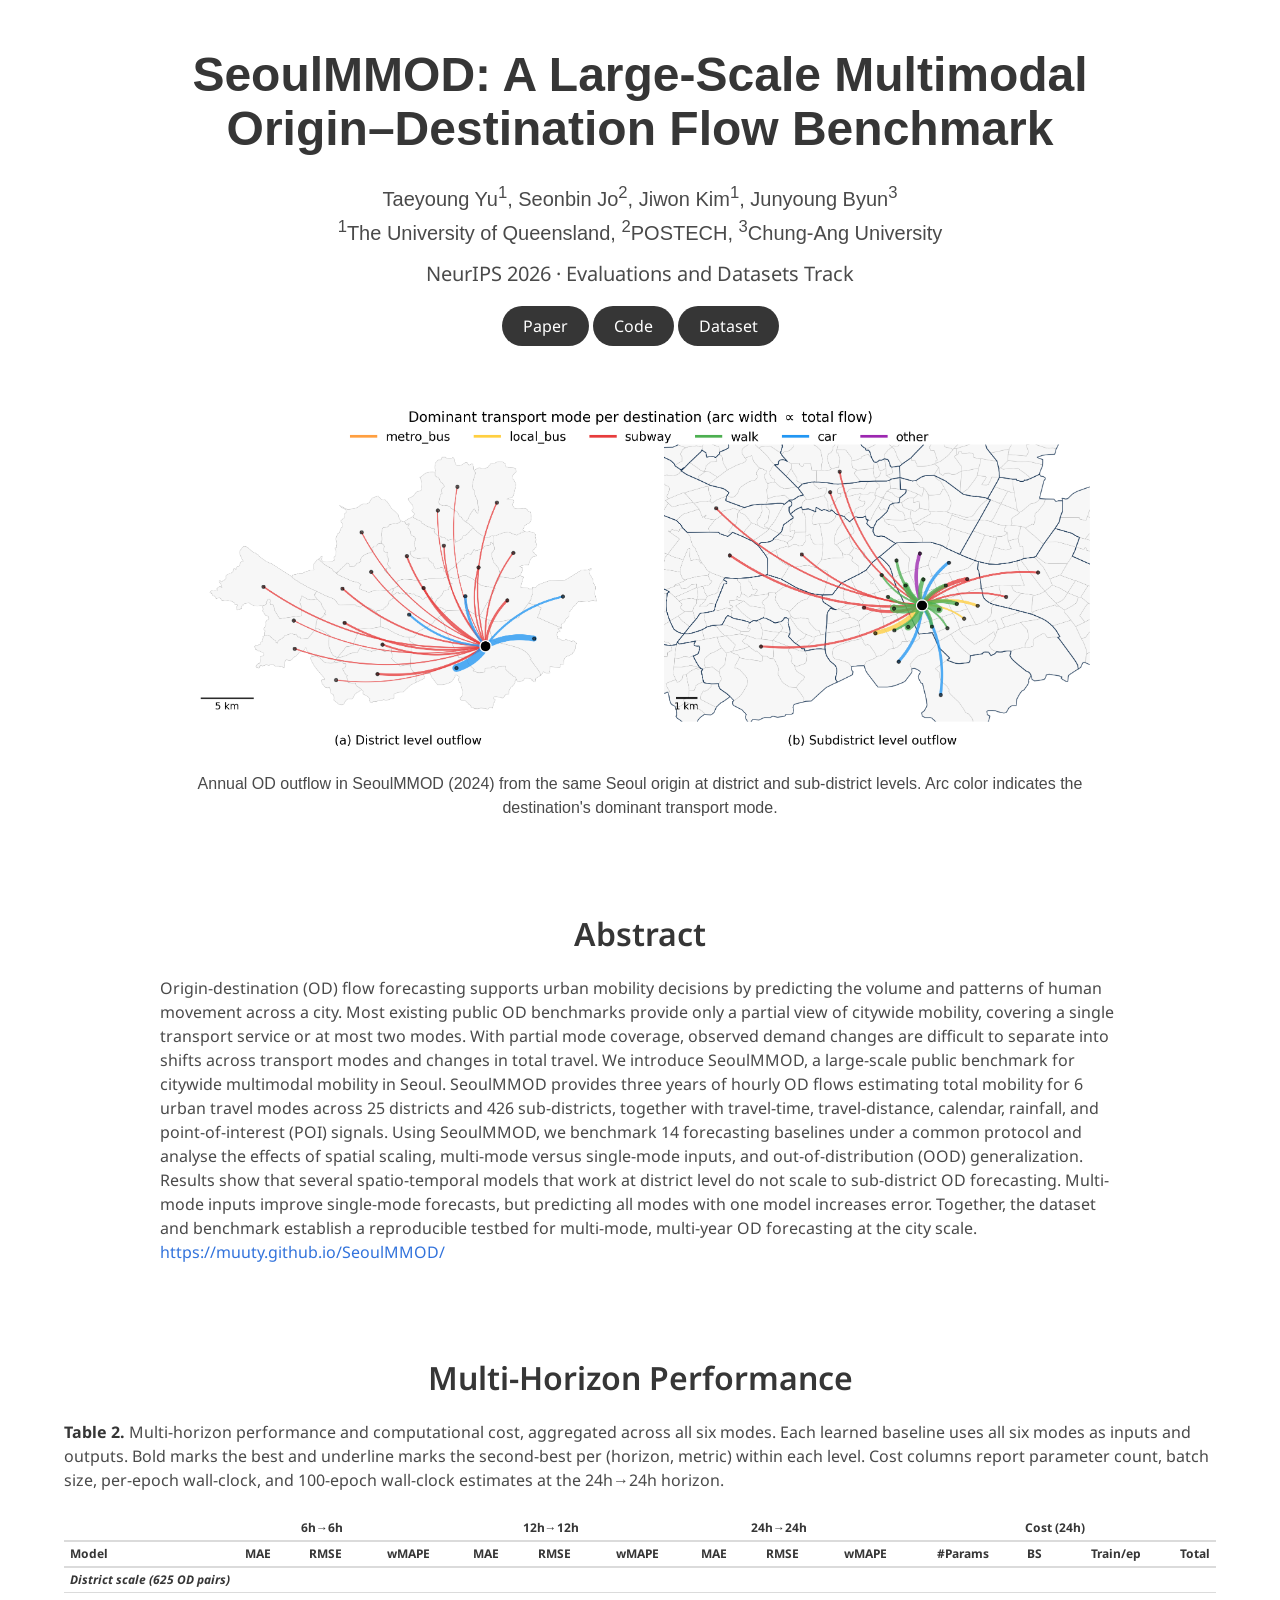
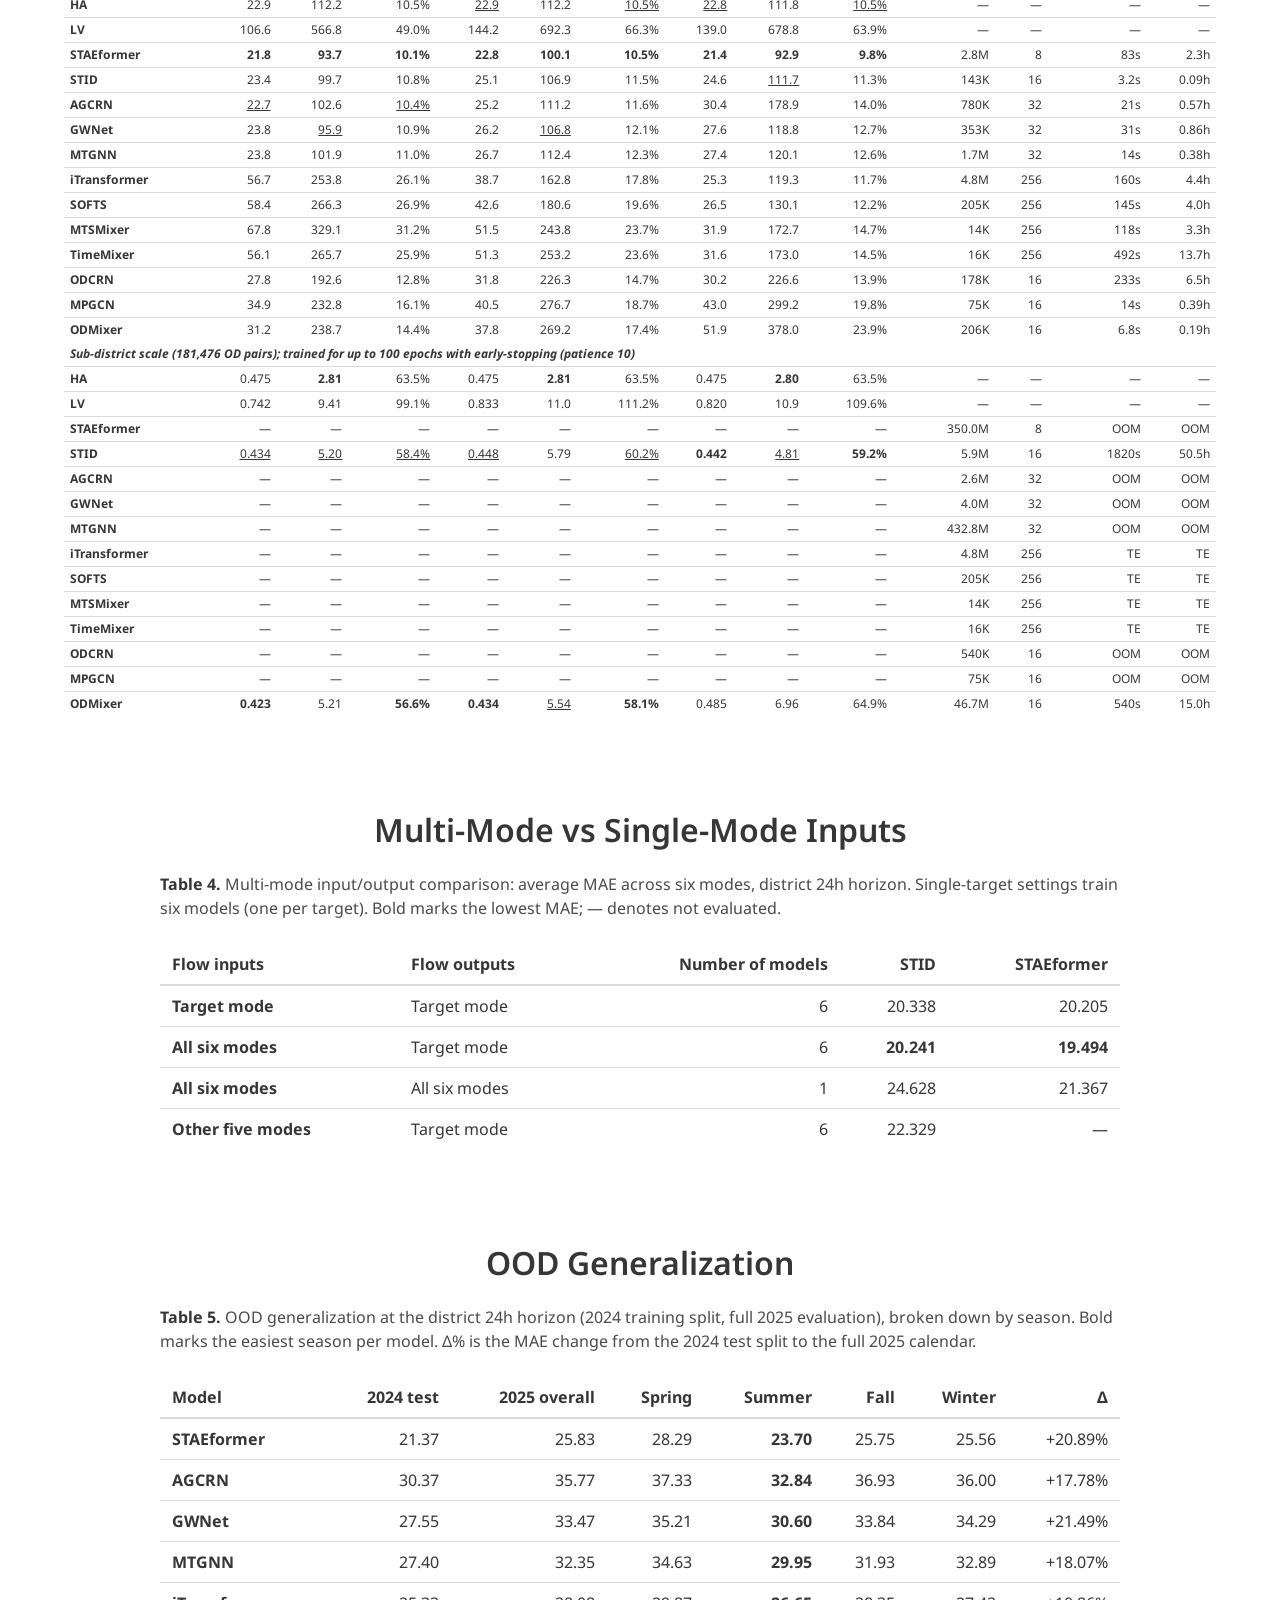
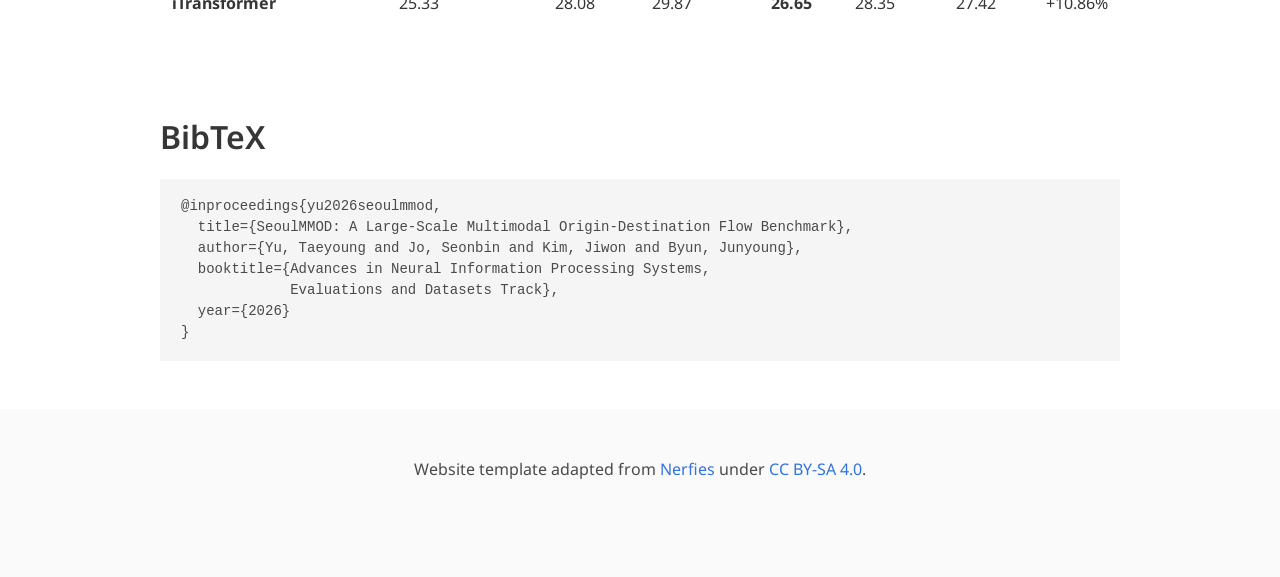
<file: docs/index.html>
<!doctype html>
<html lang="en">
<head>
  <meta charset="utf-8">
  <meta name="viewport" content="width=device-width, initial-scale=1">
  <title>SeoulMMOD: A Large-Scale Multimodal Origin–Destination Flow Benchmark</title>
  <meta name="description" content="SeoulMMOD: A Large-Scale Multimodal Origin–Destination Flow Benchmark. NeurIPS 2026, Evaluations and Datasets Track.">
  <link rel="canonical" href="https://muuty.github.io/SeoulMMOD/">
  <meta property="og:title" content="SeoulMMOD: A Large-Scale Multimodal Origin–Destination Flow Benchmark">
  <meta property="og:image" content="https://muuty.github.io/SeoulMMOD/assets/od-flows.png">
  <meta property="og:url" content="https://muuty.github.io/SeoulMMOD/">
  <link href="https://fonts.googleapis.com/css?family=Google+Sans%7CNoto+Sans%7CCastoro" rel="stylesheet">
  <link rel="stylesheet" href="static/css/bulma.min.css">
  <link rel="stylesheet" href="static/css/index.css">
</head>
<body>
<main>
  <section class="hero">
    <div class="hero-body">
      <div class="container is-max-desktop has-text-centered">
        <h1 class="title is-1 is-size-2-mobile publication-title">SeoulMMOD: A Large-Scale Multimodal Origin–Destination Flow Benchmark</h1>
        <div class="is-size-5 publication-authors">
          <span class="author-block">Taeyoung Yu<sup>1</sup>,</span>
          <span class="author-block">Seonbin Jo<sup>2</sup>,</span>
          <span class="author-block">Jiwon Kim<sup>1</sup>,</span>
          <span class="author-block">Junyoung Byun<sup>3</sup></span>
        </div>
        <div class="is-size-5 publication-authors">
          <span class="author-block"><sup>1</sup>The University of Queensland,</span>
          <span class="author-block"><sup>2</sup>POSTECH,</span>
          <span class="author-block"><sup>3</sup>Chung-Ang University</span>
        </div>
        <p class="is-size-5 mt-3">NeurIPS 2026 · Evaluations and Datasets Track</p>
        <div class="publication-links mt-3">
          <span class="link-block"><a class="button is-dark is-rounded" href="assets/SeoulMMOD-manuscript.pdf">Paper</a></span>
          <span class="link-block"><a class="button is-dark is-rounded" href="https://github.com/muuty/SeoulMMOD">Code</a></span>
          <span class="link-block"><a class="button is-dark is-rounded" href="https://www.kaggle.com/datasets/muutyy/seoulmmod">Dataset</a></span>
        </div>
      </div>
    </div>
  </section>

  <section class="hero teaser">
    <div class="container is-max-desktop">
      <div class="hero-body">
        <figure>
          <img src="assets/od-flows.png" width="2887" height="1119" alt="2024 OD outflow from the same Seoul origin, shown at district and sub-district scales with destinations colored by dominant transport mode.">
          <figcaption class="has-text-centered mt-3">Annual OD outflow in SeoulMMOD (2024) from the same Seoul origin at district and sub-district levels. Arc color indicates the destination's dominant transport mode.</figcaption>
        </figure>
      </div>
    </div>
  </section>

  <section class="section" id="abstract">
    <div class="container is-max-desktop">
      <h2 class="title is-3 has-text-centered">Abstract</h2>
      <div class="content"><p>Origin-destination (OD) flow forecasting supports urban mobility decisions by predicting the volume and patterns of human movement across a city. Most existing public OD benchmarks provide only a partial view of citywide mobility, covering a single transport service or at most two modes. With partial mode coverage, observed demand changes are difficult to separate into shifts across transport modes and changes in total travel. We introduce SeoulMMOD, a large-scale public benchmark for citywide multimodal mobility in Seoul. SeoulMMOD provides three years of hourly OD flows estimating total mobility for 6 urban travel modes across 25 districts and 426 sub-districts, together with travel-time, travel-distance, calendar, rainfall, and point-of-interest (POI) signals. Using SeoulMMOD, we benchmark 14 forecasting baselines under a common protocol and analyse the effects of spatial scaling, multi-mode versus single-mode inputs, and out-of-distribution (OOD) generalization. Results show that several spatio-temporal models that work at district level do not scale to sub-district OD forecasting. Multi-mode inputs improve single-mode forecasts, but predicting all modes with one model increases error. Together, the dataset and benchmark establish a reproducible testbed for multi-mode, multi-year OD forecasting at the city scale.<br>
<a href="https://muuty.github.io/SeoulMMOD/">https://muuty.github.io/SeoulMMOD/</a></p></div>
    </div>
  </section>

  <section class="section" id="benchmark">
    <div class="container is-max-widescreen">
      <h2 class="title is-3 has-text-centered">Multi-Horizon Performance</h2>
      <p id="main-results-caption" class="mb-5"><strong>Table 2.</strong> Multi-horizon performance and computational cost, aggregated across all six modes. Each learned baseline uses all six modes as inputs and outputs. Bold marks the best and underline marks the second-best per (horizon, metric) within each level. Cost columns report parameter count, batch size, per-epoch wall-clock, and 100-epoch wall-clock estimates at the 24h→24h horizon.</p>
      <div class="table-container" tabindex="0" role="region" aria-label="Table 2: all horizons and both spatial scales">
        <table id="main-results" class="table is-fullwidth is-narrow is-size-7" aria-describedby="main-results-caption">
        <thead>
          <tr><th></th><th colspan="3" scope="colgroup" class="has-text-centered">6h→6h</th><th colspan="3" scope="colgroup" class="has-text-centered">12h→12h</th><th colspan="3" scope="colgroup" class="has-text-centered">24h→24h</th><th colspan="4" scope="colgroup" class="has-text-centered">Cost (24h)</th></tr>
          <tr><th scope="col">Model</th><th scope="col" class="has-text-right">MAE</th><th scope="col" class="has-text-right">RMSE</th><th scope="col" class="has-text-right">wMAPE</th><th scope="col" class="has-text-right">MAE</th><th scope="col" class="has-text-right">RMSE</th><th scope="col" class="has-text-right">wMAPE</th><th scope="col" class="has-text-right">MAE</th><th scope="col" class="has-text-right">RMSE</th><th scope="col" class="has-text-right">wMAPE</th><th scope="col" class="has-text-right">#Params</th><th scope="col" class="has-text-right">BS</th><th scope="col" class="has-text-right">Train/ep</th><th scope="col" class="has-text-right">Total</th></tr>
        </thead>
        <tbody>
          <tr><th colspan="14" scope="rowgroup"><em>District scale (625 OD pairs)</em></th></tr>
          <tr data-scale="district"><th scope="row">HA</th><td class="has-text-right">22.9</td><td class="has-text-right">112.2</td><td class="has-text-right">10.5%</td><td class="has-text-right"><u>22.9</u></td><td class="has-text-right">112.2</td><td class="has-text-right"><u>10.5%</u></td><td class="has-text-right"><u>22.8</u></td><td class="has-text-right">111.8</td><td class="has-text-right"><u>10.5%</u></td><td class="has-text-right">—</td><td class="has-text-right">—</td><td class="has-text-right">—</td><td class="has-text-right">—</td></tr>
          <tr data-scale="district"><th scope="row">LV</th><td class="has-text-right">106.6</td><td class="has-text-right">566.8</td><td class="has-text-right">49.0%</td><td class="has-text-right">144.2</td><td class="has-text-right">692.3</td><td class="has-text-right">66.3%</td><td class="has-text-right">139.0</td><td class="has-text-right">678.8</td><td class="has-text-right">63.9%</td><td class="has-text-right">—</td><td class="has-text-right">—</td><td class="has-text-right">—</td><td class="has-text-right">—</td></tr>
          <tr data-scale="district"><th scope="row">STAEformer</th><td class="has-text-right"><strong>21.8</strong></td><td class="has-text-right"><strong>93.7</strong></td><td class="has-text-right"><strong>10.1%</strong></td><td class="has-text-right"><strong>22.8</strong></td><td class="has-text-right"><strong>100.1</strong></td><td class="has-text-right"><strong>10.5%</strong></td><td class="has-text-right"><strong>21.4</strong></td><td class="has-text-right"><strong>92.9</strong></td><td class="has-text-right"><strong>9.8%</strong></td><td class="has-text-right">2.8M</td><td class="has-text-right">8</td><td class="has-text-right">83s</td><td class="has-text-right">2.3h</td></tr>
          <tr data-scale="district"><th scope="row">STID</th><td class="has-text-right">23.4</td><td class="has-text-right">99.7</td><td class="has-text-right">10.8%</td><td class="has-text-right">25.1</td><td class="has-text-right">106.9</td><td class="has-text-right">11.5%</td><td class="has-text-right">24.6</td><td class="has-text-right"><u>111.7</u></td><td class="has-text-right">11.3%</td><td class="has-text-right">143K</td><td class="has-text-right">16</td><td class="has-text-right">3.2s</td><td class="has-text-right">0.09h</td></tr>
          <tr data-scale="district"><th scope="row">AGCRN</th><td class="has-text-right"><u>22.7</u></td><td class="has-text-right">102.6</td><td class="has-text-right"><u>10.4%</u></td><td class="has-text-right">25.2</td><td class="has-text-right">111.2</td><td class="has-text-right">11.6%</td><td class="has-text-right">30.4</td><td class="has-text-right">178.9</td><td class="has-text-right">14.0%</td><td class="has-text-right">780K</td><td class="has-text-right">32</td><td class="has-text-right">21s</td><td class="has-text-right">0.57h</td></tr>
          <tr data-scale="district"><th scope="row">GWNet</th><td class="has-text-right">23.8</td><td class="has-text-right"><u>95.9</u></td><td class="has-text-right">10.9%</td><td class="has-text-right">26.2</td><td class="has-text-right"><u>106.8</u></td><td class="has-text-right">12.1%</td><td class="has-text-right">27.6</td><td class="has-text-right">118.8</td><td class="has-text-right">12.7%</td><td class="has-text-right">353K</td><td class="has-text-right">32</td><td class="has-text-right">31s</td><td class="has-text-right">0.86h</td></tr>
          <tr data-scale="district"><th scope="row">MTGNN</th><td class="has-text-right">23.8</td><td class="has-text-right">101.9</td><td class="has-text-right">11.0%</td><td class="has-text-right">26.7</td><td class="has-text-right">112.4</td><td class="has-text-right">12.3%</td><td class="has-text-right">27.4</td><td class="has-text-right">120.1</td><td class="has-text-right">12.6%</td><td class="has-text-right">1.7M</td><td class="has-text-right">32</td><td class="has-text-right">14s</td><td class="has-text-right">0.38h</td></tr>
          <tr data-scale="district"><th scope="row">iTransformer</th><td class="has-text-right">56.7</td><td class="has-text-right">253.8</td><td class="has-text-right">26.1%</td><td class="has-text-right">38.7</td><td class="has-text-right">162.8</td><td class="has-text-right">17.8%</td><td class="has-text-right">25.3</td><td class="has-text-right">119.3</td><td class="has-text-right">11.7%</td><td class="has-text-right">4.8M</td><td class="has-text-right">256</td><td class="has-text-right">160s</td><td class="has-text-right">4.4h</td></tr>
          <tr data-scale="district"><th scope="row">SOFTS</th><td class="has-text-right">58.4</td><td class="has-text-right">266.3</td><td class="has-text-right">26.9%</td><td class="has-text-right">42.6</td><td class="has-text-right">180.6</td><td class="has-text-right">19.6%</td><td class="has-text-right">26.5</td><td class="has-text-right">130.1</td><td class="has-text-right">12.2%</td><td class="has-text-right">205K</td><td class="has-text-right">256</td><td class="has-text-right">145s</td><td class="has-text-right">4.0h</td></tr>
          <tr data-scale="district"><th scope="row">MTSMixer</th><td class="has-text-right">67.8</td><td class="has-text-right">329.1</td><td class="has-text-right">31.2%</td><td class="has-text-right">51.5</td><td class="has-text-right">243.8</td><td class="has-text-right">23.7%</td><td class="has-text-right">31.9</td><td class="has-text-right">172.7</td><td class="has-text-right">14.7%</td><td class="has-text-right">14K</td><td class="has-text-right">256</td><td class="has-text-right">118s</td><td class="has-text-right">3.3h</td></tr>
          <tr data-scale="district"><th scope="row">TimeMixer</th><td class="has-text-right">56.1</td><td class="has-text-right">265.7</td><td class="has-text-right">25.9%</td><td class="has-text-right">51.3</td><td class="has-text-right">253.2</td><td class="has-text-right">23.6%</td><td class="has-text-right">31.6</td><td class="has-text-right">173.0</td><td class="has-text-right">14.5%</td><td class="has-text-right">16K</td><td class="has-text-right">256</td><td class="has-text-right">492s</td><td class="has-text-right">13.7h</td></tr>
          <tr data-scale="district"><th scope="row">ODCRN</th><td class="has-text-right">27.8</td><td class="has-text-right">192.6</td><td class="has-text-right">12.8%</td><td class="has-text-right">31.8</td><td class="has-text-right">226.3</td><td class="has-text-right">14.7%</td><td class="has-text-right">30.2</td><td class="has-text-right">226.6</td><td class="has-text-right">13.9%</td><td class="has-text-right">178K</td><td class="has-text-right">16</td><td class="has-text-right">233s</td><td class="has-text-right">6.5h</td></tr>
          <tr data-scale="district"><th scope="row">MPGCN</th><td class="has-text-right">34.9</td><td class="has-text-right">232.8</td><td class="has-text-right">16.1%</td><td class="has-text-right">40.5</td><td class="has-text-right">276.7</td><td class="has-text-right">18.7%</td><td class="has-text-right">43.0</td><td class="has-text-right">299.2</td><td class="has-text-right">19.8%</td><td class="has-text-right">75K</td><td class="has-text-right">16</td><td class="has-text-right">14s</td><td class="has-text-right">0.39h</td></tr>
          <tr data-scale="district"><th scope="row">ODMixer</th><td class="has-text-right">31.2</td><td class="has-text-right">238.7</td><td class="has-text-right">14.4%</td><td class="has-text-right">37.8</td><td class="has-text-right">269.2</td><td class="has-text-right">17.4%</td><td class="has-text-right">51.9</td><td class="has-text-right">378.0</td><td class="has-text-right">23.9%</td><td class="has-text-right">206K</td><td class="has-text-right">16</td><td class="has-text-right">6.8s</td><td class="has-text-right">0.19h</td></tr>
        </tbody>
        <tbody>
          <tr><th colspan="14" scope="rowgroup"><em>Sub-district scale (181,476 OD pairs); trained for up to 100 epochs with early-stopping (patience 10)</em></th></tr>
          <tr data-scale="subdistrict"><th scope="row">HA</th><td class="has-text-right">0.475</td><td class="has-text-right"><strong>2.81</strong></td><td class="has-text-right">63.5%</td><td class="has-text-right">0.475</td><td class="has-text-right"><strong>2.81</strong></td><td class="has-text-right">63.5%</td><td class="has-text-right">0.475</td><td class="has-text-right"><strong>2.80</strong></td><td class="has-text-right">63.5%</td><td class="has-text-right">—</td><td class="has-text-right">—</td><td class="has-text-right">—</td><td class="has-text-right">—</td></tr>
          <tr data-scale="subdistrict"><th scope="row">LV</th><td class="has-text-right">0.742</td><td class="has-text-right">9.41</td><td class="has-text-right">99.1%</td><td class="has-text-right">0.833</td><td class="has-text-right">11.0</td><td class="has-text-right">111.2%</td><td class="has-text-right">0.820</td><td class="has-text-right">10.9</td><td class="has-text-right">109.6%</td><td class="has-text-right">—</td><td class="has-text-right">—</td><td class="has-text-right">—</td><td class="has-text-right">—</td></tr>
          <tr data-scale="subdistrict"><th scope="row">STAEformer</th><td class="has-text-right">—</td><td class="has-text-right">—</td><td class="has-text-right">—</td><td class="has-text-right">—</td><td class="has-text-right">—</td><td class="has-text-right">—</td><td class="has-text-right">—</td><td class="has-text-right">—</td><td class="has-text-right">—</td><td class="has-text-right">350.0M</td><td class="has-text-right">8</td><td class="has-text-right">OOM</td><td class="has-text-right">OOM</td></tr>
          <tr data-scale="subdistrict"><th scope="row">STID</th><td class="has-text-right"><u>0.434</u></td><td class="has-text-right"><u>5.20</u></td><td class="has-text-right"><u>58.4%</u></td><td class="has-text-right"><u>0.448</u></td><td class="has-text-right">5.79</td><td class="has-text-right"><u>60.2%</u></td><td class="has-text-right"><strong>0.442</strong></td><td class="has-text-right"><u>4.81</u></td><td class="has-text-right"><strong>59.2%</strong></td><td class="has-text-right">5.9M</td><td class="has-text-right">16</td><td class="has-text-right">1820s</td><td class="has-text-right">50.5h</td></tr>
          <tr data-scale="subdistrict"><th scope="row">AGCRN</th><td class="has-text-right">—</td><td class="has-text-right">—</td><td class="has-text-right">—</td><td class="has-text-right">—</td><td class="has-text-right">—</td><td class="has-text-right">—</td><td class="has-text-right">—</td><td class="has-text-right">—</td><td class="has-text-right">—</td><td class="has-text-right">2.6M</td><td class="has-text-right">32</td><td class="has-text-right">OOM</td><td class="has-text-right">OOM</td></tr>
          <tr data-scale="subdistrict"><th scope="row">GWNet</th><td class="has-text-right">—</td><td class="has-text-right">—</td><td class="has-text-right">—</td><td class="has-text-right">—</td><td class="has-text-right">—</td><td class="has-text-right">—</td><td class="has-text-right">—</td><td class="has-text-right">—</td><td class="has-text-right">—</td><td class="has-text-right">4.0M</td><td class="has-text-right">32</td><td class="has-text-right">OOM</td><td class="has-text-right">OOM</td></tr>
          <tr data-scale="subdistrict"><th scope="row">MTGNN</th><td class="has-text-right">—</td><td class="has-text-right">—</td><td class="has-text-right">—</td><td class="has-text-right">—</td><td class="has-text-right">—</td><td class="has-text-right">—</td><td class="has-text-right">—</td><td class="has-text-right">—</td><td class="has-text-right">—</td><td class="has-text-right">432.8M</td><td class="has-text-right">32</td><td class="has-text-right">OOM</td><td class="has-text-right">OOM</td></tr>
          <tr data-scale="subdistrict"><th scope="row">iTransformer</th><td class="has-text-right">—</td><td class="has-text-right">—</td><td class="has-text-right">—</td><td class="has-text-right">—</td><td class="has-text-right">—</td><td class="has-text-right">—</td><td class="has-text-right">—</td><td class="has-text-right">—</td><td class="has-text-right">—</td><td class="has-text-right">4.8M</td><td class="has-text-right">256</td><td class="has-text-right">TE</td><td class="has-text-right">TE</td></tr>
          <tr data-scale="subdistrict"><th scope="row">SOFTS</th><td class="has-text-right">—</td><td class="has-text-right">—</td><td class="has-text-right">—</td><td class="has-text-right">—</td><td class="has-text-right">—</td><td class="has-text-right">—</td><td class="has-text-right">—</td><td class="has-text-right">—</td><td class="has-text-right">—</td><td class="has-text-right">205K</td><td class="has-text-right">256</td><td class="has-text-right">TE</td><td class="has-text-right">TE</td></tr>
          <tr data-scale="subdistrict"><th scope="row">MTSMixer</th><td class="has-text-right">—</td><td class="has-text-right">—</td><td class="has-text-right">—</td><td class="has-text-right">—</td><td class="has-text-right">—</td><td class="has-text-right">—</td><td class="has-text-right">—</td><td class="has-text-right">—</td><td class="has-text-right">—</td><td class="has-text-right">14K</td><td class="has-text-right">256</td><td class="has-text-right">TE</td><td class="has-text-right">TE</td></tr>
          <tr data-scale="subdistrict"><th scope="row">TimeMixer</th><td class="has-text-right">—</td><td class="has-text-right">—</td><td class="has-text-right">—</td><td class="has-text-right">—</td><td class="has-text-right">—</td><td class="has-text-right">—</td><td class="has-text-right">—</td><td class="has-text-right">—</td><td class="has-text-right">—</td><td class="has-text-right">16K</td><td class="has-text-right">256</td><td class="has-text-right">TE</td><td class="has-text-right">TE</td></tr>
          <tr data-scale="subdistrict"><th scope="row">ODCRN</th><td class="has-text-right">—</td><td class="has-text-right">—</td><td class="has-text-right">—</td><td class="has-text-right">—</td><td class="has-text-right">—</td><td class="has-text-right">—</td><td class="has-text-right">—</td><td class="has-text-right">—</td><td class="has-text-right">—</td><td class="has-text-right">540K</td><td class="has-text-right">16</td><td class="has-text-right">OOM</td><td class="has-text-right">OOM</td></tr>
          <tr data-scale="subdistrict"><th scope="row">MPGCN</th><td class="has-text-right">—</td><td class="has-text-right">—</td><td class="has-text-right">—</td><td class="has-text-right">—</td><td class="has-text-right">—</td><td class="has-text-right">—</td><td class="has-text-right">—</td><td class="has-text-right">—</td><td class="has-text-right">—</td><td class="has-text-right">75K</td><td class="has-text-right">16</td><td class="has-text-right">OOM</td><td class="has-text-right">OOM</td></tr>
          <tr data-scale="subdistrict"><th scope="row">ODMixer</th><td class="has-text-right"><strong>0.423</strong></td><td class="has-text-right">5.21</td><td class="has-text-right"><strong>56.6%</strong></td><td class="has-text-right"><strong>0.434</strong></td><td class="has-text-right"><u>5.54</u></td><td class="has-text-right"><strong>58.1%</strong></td><td class="has-text-right">0.485</td><td class="has-text-right">6.96</td><td class="has-text-right">64.9%</td><td class="has-text-right">46.7M</td><td class="has-text-right">16</td><td class="has-text-right">540s</td><td class="has-text-right">15.0h</td></tr>
        </tbody>
        </table>
      </div>
    </div>
  </section>

  <section class="section" id="inputs">
    <div class="container is-max-desktop">
      <h2 class="title is-3 has-text-centered">Multi-Mode vs Single-Mode Inputs</h2>
      <p id="multi-mode-results-caption" class="mb-5"><strong>Table 4.</strong> Multi-mode input/output comparison: average MAE across six modes, district 24h horizon. Single-target settings train six models (one per target). Bold marks the lowest MAE; — denotes not evaluated.</p>
      <div class="table-container" tabindex="0" role="region" aria-label="multi mode results">
        <table id="multi-mode-results" class="table is-fullwidth" aria-describedby="multi-mode-results-caption">
        <thead><tr><th scope="col">Flow inputs</th><th scope="col">Flow outputs</th><th scope="col" class="has-text-right">Number of models</th><th scope="col" class="has-text-right">STID</th><th scope="col" class="has-text-right">STAEformer</th></tr></thead>
        <tbody>
          <tr><th scope="row">Target mode</th><td>Target mode</td><td class="has-text-right">6</td><td class="has-text-right">20.338</td><td class="has-text-right">20.205</td></tr>
          <tr><th scope="row">All six modes</th><td>Target mode</td><td class="has-text-right">6</td><td class="has-text-right"><strong>20.241</strong></td><td class="has-text-right"><strong>19.494</strong></td></tr>
          <tr><th scope="row">All six modes</th><td>All six modes</td><td class="has-text-right">1</td><td class="has-text-right">24.628</td><td class="has-text-right">21.367</td></tr>
          <tr><th scope="row">Other five modes</th><td>Target mode</td><td class="has-text-right">6</td><td class="has-text-right">22.329</td><td class="has-text-right">—</td></tr>
        </tbody>
        </table>
      </div>
    </div>
  </section>

  <section class="section" id="generalization">
    <div class="container is-max-desktop">
      <h2 class="title is-3 has-text-centered">OOD Generalization</h2>
      <p id="cross-year-results-caption" class="mb-5"><strong>Table 5.</strong> OOD generalization at the district 24h horizon (2024 training split, full 2025 evaluation), broken down by season. Bold marks the easiest season per model. Δ% is the MAE change from the 2024 test split to the full 2025 calendar.</p>
      <div class="table-container" tabindex="0" role="region" aria-label="OOD generalization results">
        <table id="cross-year-results" class="table is-fullwidth" aria-describedby="cross-year-results-caption">
        <thead><tr><th scope="col">Model</th><th scope="col" class="has-text-right">2024 test</th><th scope="col" class="has-text-right">2025 overall</th><th scope="col" class="has-text-right">Spring</th><th scope="col" class="has-text-right">Summer</th><th scope="col" class="has-text-right">Fall</th><th scope="col" class="has-text-right">Winter</th><th scope="col" class="has-text-right">Δ</th></tr></thead>
        <tbody>
          <tr><th scope="row">STAEformer</th><td class="has-text-right">21.37</td><td class="has-text-right">25.83</td><td class="has-text-right">28.29</td><td class="has-text-right"><strong>23.70</strong></td><td class="has-text-right">25.75</td><td class="has-text-right">25.56</td><td class="has-text-right">+20.89%</td></tr>
          <tr><th scope="row">AGCRN</th><td class="has-text-right">30.37</td><td class="has-text-right">35.77</td><td class="has-text-right">37.33</td><td class="has-text-right"><strong>32.84</strong></td><td class="has-text-right">36.93</td><td class="has-text-right">36.00</td><td class="has-text-right">+17.78%</td></tr>
          <tr><th scope="row">GWNet</th><td class="has-text-right">27.55</td><td class="has-text-right">33.47</td><td class="has-text-right">35.21</td><td class="has-text-right"><strong>30.60</strong></td><td class="has-text-right">33.84</td><td class="has-text-right">34.29</td><td class="has-text-right">+21.49%</td></tr>
          <tr><th scope="row">MTGNN</th><td class="has-text-right">27.40</td><td class="has-text-right">32.35</td><td class="has-text-right">34.63</td><td class="has-text-right"><strong>29.95</strong></td><td class="has-text-right">31.93</td><td class="has-text-right">32.89</td><td class="has-text-right">+18.07%</td></tr>
          <tr><th scope="row">iTransformer</th><td class="has-text-right">25.33</td><td class="has-text-right">28.08</td><td class="has-text-right">29.87</td><td class="has-text-right"><strong>26.65</strong></td><td class="has-text-right">28.35</td><td class="has-text-right">27.42</td><td class="has-text-right">+10.86%</td></tr>
        </tbody>
        </table>
      </div>
    </div>
  </section>

  <section class="section" id="citation">
    <div class="container is-max-desktop content">
      <h2 class="title is-3">BibTeX</h2>
      <pre><code>@inproceedings{yu2026seoulmmod,
  title={SeoulMMOD: A Large-Scale Multimodal Origin-Destination Flow Benchmark},
  author={Yu, Taeyoung and Jo, Seonbin and Kim, Jiwon and Byun, Junyoung},
  booktitle={Advances in Neural Information Processing Systems,
             Evaluations and Datasets Track},
  year={2026}
}</code></pre>
    </div>
  </section>
</main>
<footer class="footer">
  <div class="container is-max-desktop has-text-centered">
    <p>Website template adapted from <a href="https://nerfies.github.io/">Nerfies</a> under <a href="https://creativecommons.org/licenses/by-sa/4.0/">CC BY-SA 4.0</a>.</p>
  </div>
</footer>
</body>
</html>
</file>
<file: docs/static/css/index.css>
body {
  font-family: 'Noto Sans', sans-serif;
}


.footer .icon-link {
    font-size: 25px;
    color: #000;
}

.link-block a {
    margin-top: 5px;
    margin-bottom: 5px;
}

.dnerf {
  font-variant: small-caps;
}


.teaser .hero-body {
  padding-top: 0;
  padding-bottom: 3rem;
}

.teaser {
  font-family: 'Google Sans', sans-serif;
}


.publication-title {
}

.publication-banner {
  max-height: parent;

}

.publication-banner video {
  position: relative;
  left: auto;
  top: auto;
  transform: none;
  object-fit: fit;
}

.publication-header .hero-body {
}

.publication-title {
    font-family: 'Google Sans', sans-serif;
}

.publication-authors {
    font-family: 'Google Sans', sans-serif;
}

.publication-venue {
    color: #555;
    width: fit-content;
    font-weight: bold;
}

.publication-awards {
    color: #ff3860;
    width: fit-content;
    font-weight: bolder;
}

.publication-authors {
}

.publication-authors a {
   color: hsl(204, 86%, 53%) !important;
}

.publication-authors a:hover {
    text-decoration: underline;
}

.author-block {
  display: inline-block;
}

.publication-banner img {
}

.publication-authors {
  /*color: #4286f4;*/
}

.publication-video {
    position: relative;
    width: 100%;
    height: 0;
    padding-bottom: 56.25%;

    overflow: hidden;
    border-radius: 10px !important;
}

.publication-video iframe {
    position: absolute;
    top: 0;
    left: 0;
    width: 100%;
    height: 100%;
}

.publication-body img {
}

.results-carousel {
  overflow: hidden;
}

.results-carousel .item {
  margin: 5px;
  overflow: hidden;
  border: 1px solid #bbb;
  border-radius: 10px;
  padding: 0;
  font-size: 0;
}

.results-carousel video {
  margin: 0;
}


.interpolation-panel {
  background: #f5f5f5;
  border-radius: 10px;
}

.interpolation-panel .interpolation-image {
  width: 100%;
  border-radius: 5px;
}

.interpolation-video-column {
}

.interpolation-panel .slider {
  margin: 0 !important;
}

.interpolation-panel .slider {
  margin: 0 !important;
}

#interpolation-image-wrapper {
  width: 100%;
}
#interpolation-image-wrapper img {
  border-radius: 5px;
}
</file>
